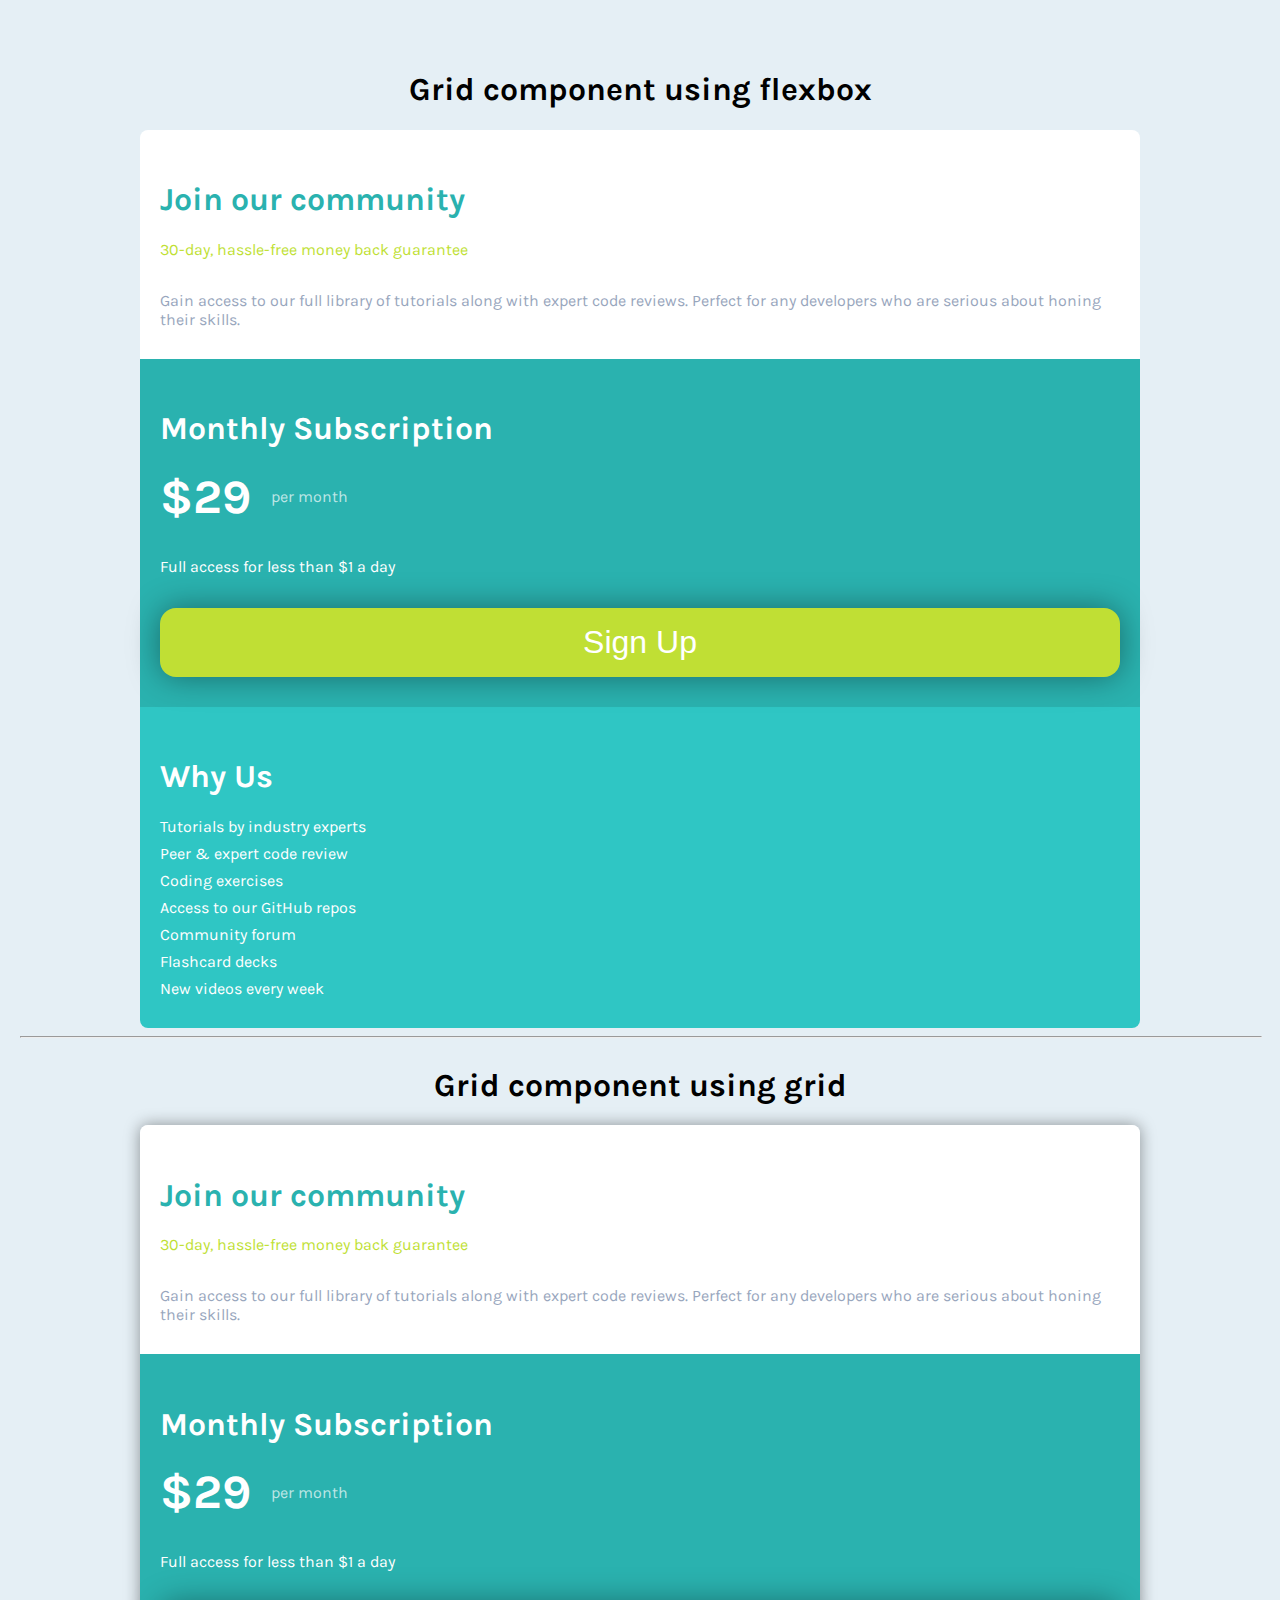
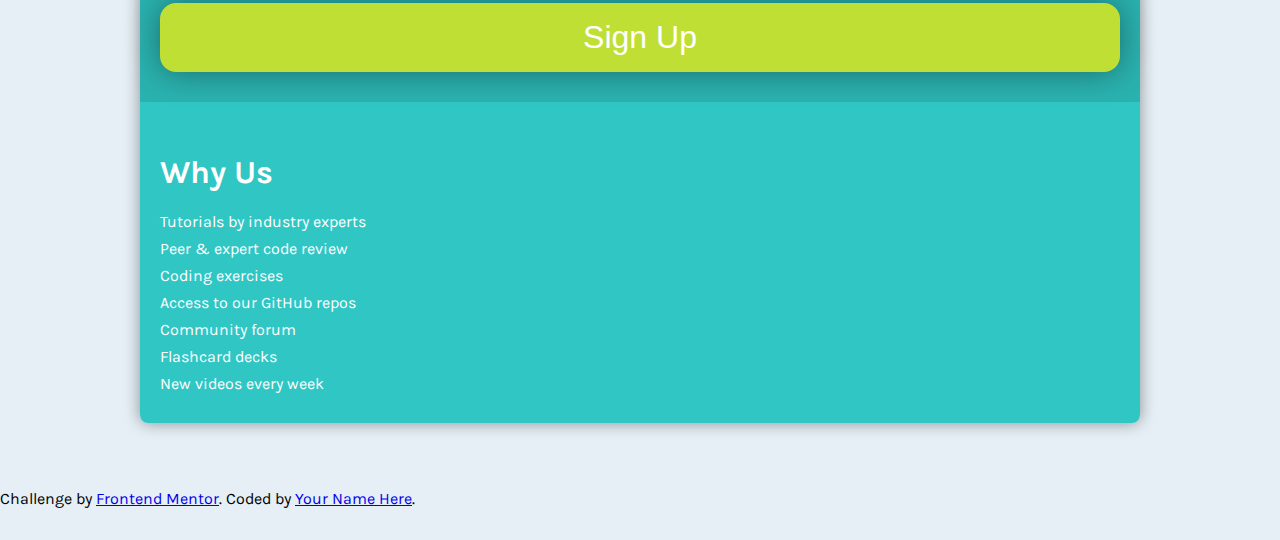
<file: 01/index.html>
<!DOCTYPE html>
<html lang="en">

<head>
  <meta charset="UTF-8">
  <meta name="viewport" content="width=device-width, initial-scale=1.0">
  <!-- displays site properly based on user's device -->

  <link rel="icon" type="image/png" sizes="32x32" href="./images/favicon-32x32.png">

  <title>Frontend Mentor | Single Price Grid Component</title>

  <link rel="stylesheet" href="main.css">
</head>

<body>
  <div class="container">
    <h1 class="leading title">Grid component using flexbox</h1>
    <div class="grid-component-flex">
      <div class="box-flex">
        <h1>Join our community</h1>

        <span>30-day, hassle-free money back guarantee</span>

        Gain access to our full library of tutorials along with expert code reviews.
        Perfect for any developers who are serious about honing their skills.
      </div>
      <div class="box-flex">
        <h1>Monthly Subscription</h1>

        <div class="price">
          <span>&dollar;29</span> per month
        </div>

        <p>Full access for less than &dollar;1 a day</p>

        <button>Sign Up</button>
      </div>
      <div class="box-flex">
        <h1>Why Us</h1>

        <ul>
          <li>Tutorials by industry experts</li>
          <li>Peer &amp; expert code review</li>
          <li>Coding exercises</li>
          <li>Access to our GitHub repos</li>
          <li>Community forum</li>
          <li>Flashcard decks</li>
          <li>New videos every week</li>
        </ul>
      </div>
    </div>
    <hr>
    <h1 class="leading title">Grid component using grid</h1>
    <div class="grid-component-grid">
      <div class="box-flex">
        <h1>Join our community</h1>

        <span>30-day, hassle-free money back guarantee</span>

        Gain access to our full library of tutorials along with expert code reviews.
        Perfect for any developers who are serious about honing their skills.
      </div>
      <div class="box-flex">
        <h1>Monthly Subscription</h1>

        <div class="price">
          <span>&dollar;29</span> per month
        </div>

        <p>Full access for less than &dollar;1 a day</p>

        <button>Sign Up</button>
      </div>
      <div class="box-flex">
        <h1>Why Us</h1>

        <ul>
          <li>Tutorials by industry experts</li>
          <li>Peer &amp; expert code review</li>
          <li>Coding exercises</li>
          <li>Access to our GitHub repos</li>
          <li>Community forum</li>
          <li>Flashcard decks</li>
          <li>New videos every week</li>
        </ul>
      </div>
    </div>
  </div>


  <footer>
    <p class="attribution">
      Challenge by <a href="https://www.frontendmentor.io?ref=challenge" target="_blank">Frontend Mentor</a>.
      Coded by <a href="#">Your Name Here</a>.
    </p>
  </footer>
</body>

</html>
</file>
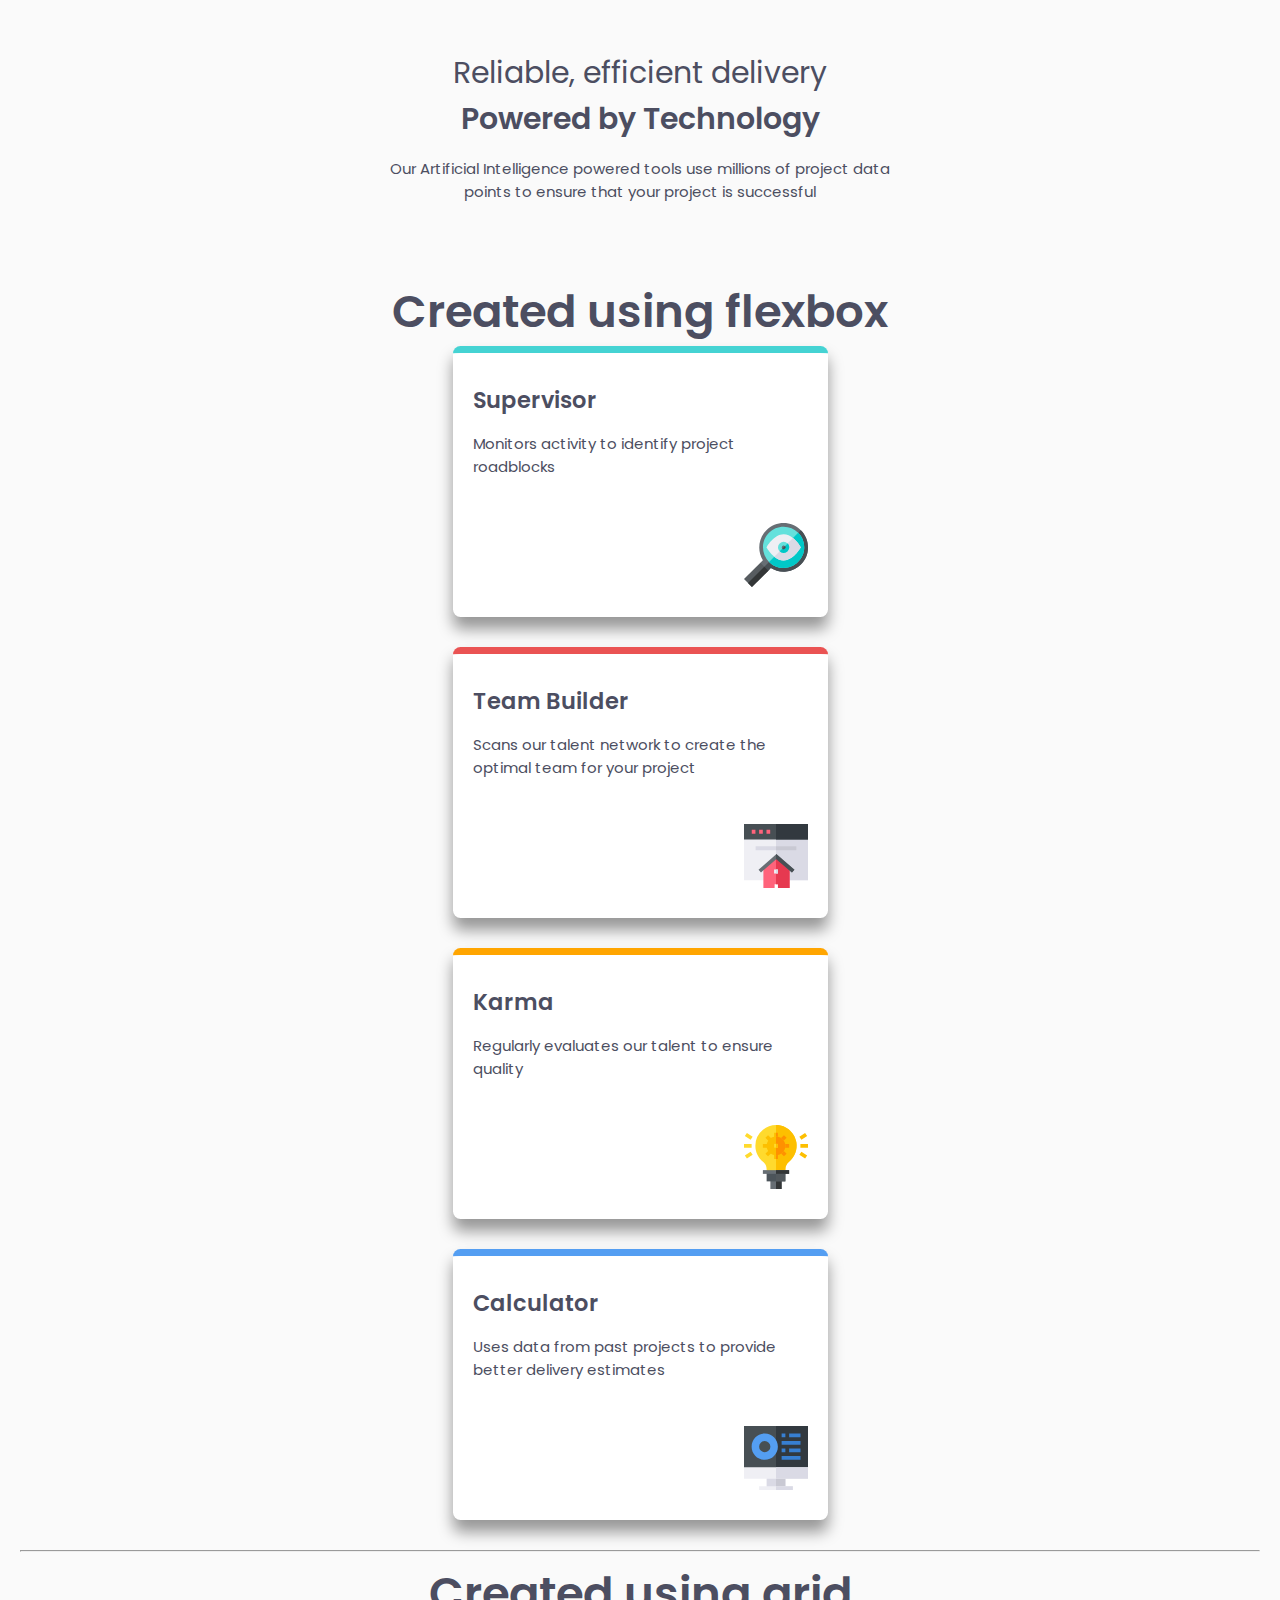
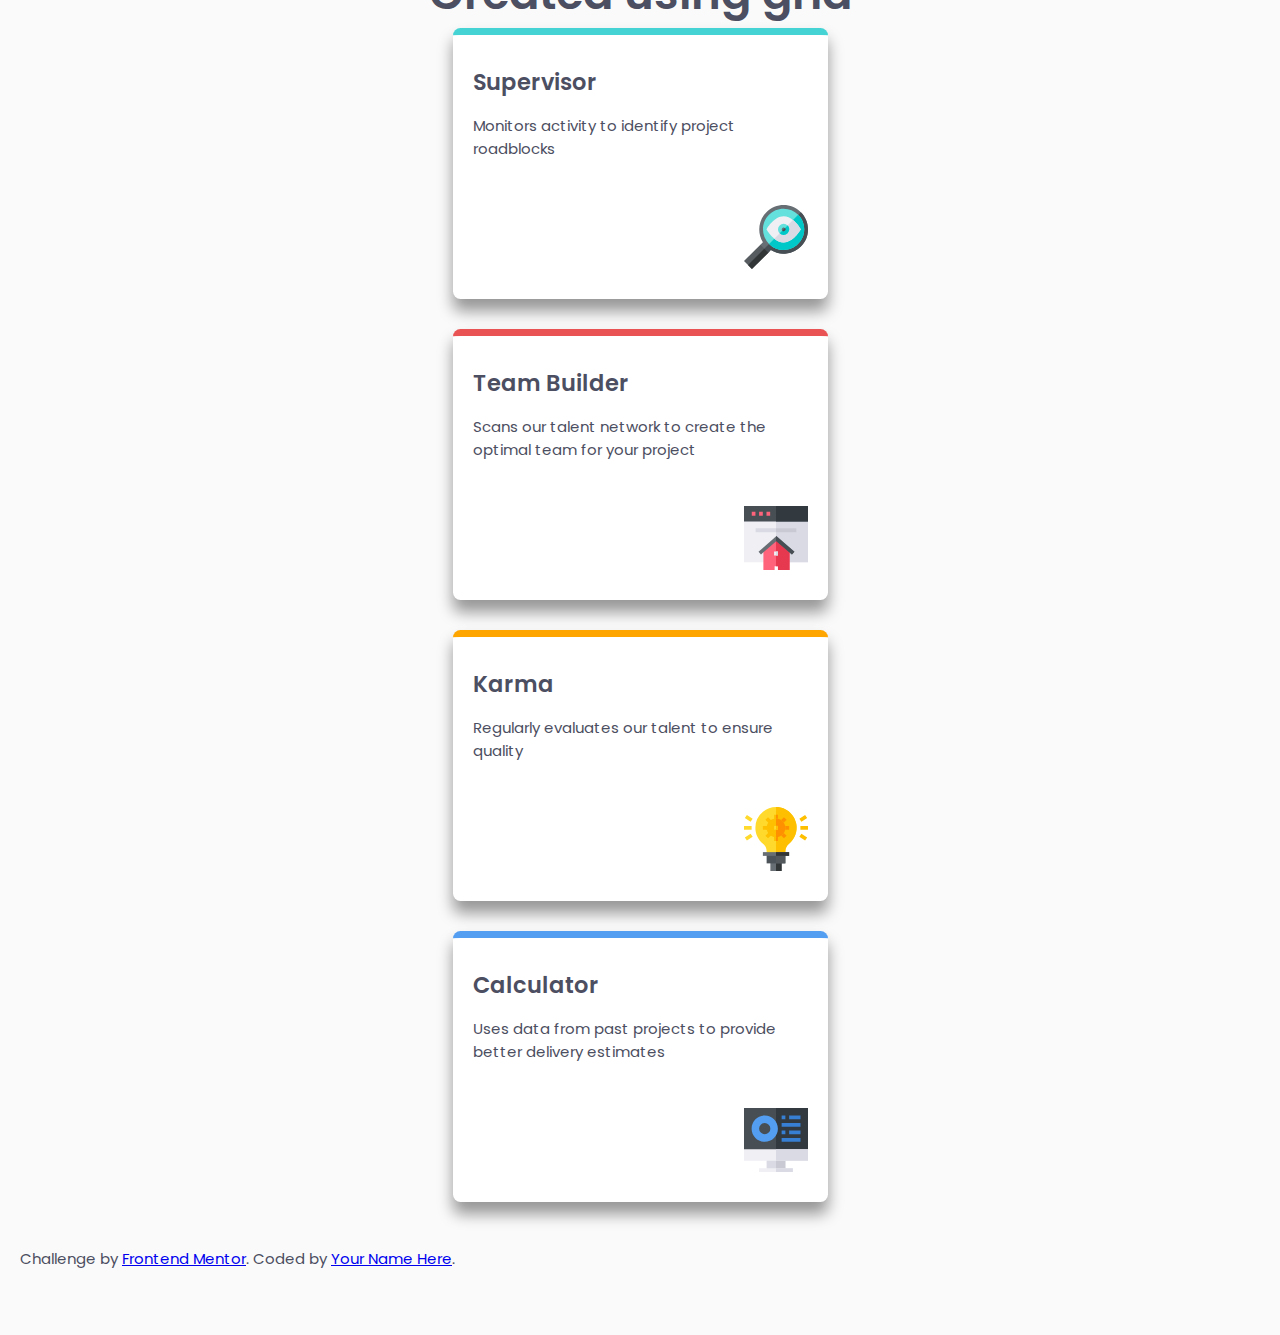
<file: 02/index.html>
<!DOCTYPE html>
<html lang="en">

<head>
  <meta charset="UTF-8">
  <meta name="viewport" content="width=device-width, initial-scale=1.0">
  <!-- displays site properly based on user's device -->

  <link rel="icon" type="image/png" sizes="32x32" href="./images/favicon-32x32.png">

  <title>Frontend Mentor | Four card feature section</title>

  <link rel="stylesheet" href="main.css">
</head>

<body>
  <div class="intro">
    <h1>Reliable, efficient delivery</h1>
    <h1 class="bold">Powered by Technology</h1>

    <p>Our Artificial Intelligence powered tools use millions of project data points
      to ensure that your project is successful</p>
  </div>

  <h1 class="lead-titile">Created using flexbox</h1>
  <div class="card-container-flex">
    <div class="card-column">
      <div class="card card--supervisor">
        <h2>Supervisor</h2>
        <p>Monitors activity to identify project roadblocks</p>
        <img src="./images/icon-supervisor.svg" alt="supervisor">
      </div>
    </div>
    <div class="card-column">
      <div class="card card--builder">
        <h2>Team Builder</h2>
        <p>Scans our talent network to create the optimal team for your project</p>
        <img src="./images/icon-team-builder.svg" alt="team builder">
      </div>
      <div class="card card--karma">
        <h2>Karma</h2>
        <p>Regularly evaluates our talent to ensure quality</p>
        <img src="./images/icon-karma.svg" alt="karma">
      </div>
    </div>
    <div class="card-column">
      <div class="card card--calculator">
        <h2>Calculator</h2>
        <p>Uses data from past projects to provide better delivery estimates</p>
        <img src="./images/icon-calculator.svg" alt="calculator">
      </div>
    </div>
  </div>
  <hr>
  <h1 class="lead-titile">Created using grid</h1>
  <div class="card-container-grid">
    <div class="card-column">
      <div class="card card--supervisor">
        <h2>Supervisor</h2>
        <p>Monitors activity to identify project roadblocks</p>
        <img src="./images/icon-supervisor.svg" alt="supervisor">
      </div>
    </div>
    <div class="card-column">
      <div class="card card--builder">
        <h2>Team Builder</h2>
        <p>Scans our talent network to create the optimal team for your project</p>
        <img src="./images/icon-team-builder.svg" alt="team builder">
      </div>
      <div class="card card--karma">
        <h2>Karma</h2>
        <p>Regularly evaluates our talent to ensure quality</p>
        <img src="./images/icon-karma.svg" alt="karma">
      </div>
    </div>
    <div class="card-column">
      <div class="card card--calculator">
        <h2>Calculator</h2>
        <p>Uses data from past projects to provide better delivery estimates</p>
        <img src="./images/icon-calculator.svg" alt="calculator">
      </div>
    </div>
  </div>

  <footer>
    <p class="attribution">
      Challenge by <a href="https://www.frontendmentor.io?ref=challenge" target="_blank">Frontend Mentor</a>.
      Coded by <a href="#">Your Name Here</a>.
    </p>
  </footer>
</body>

</html>
</file>
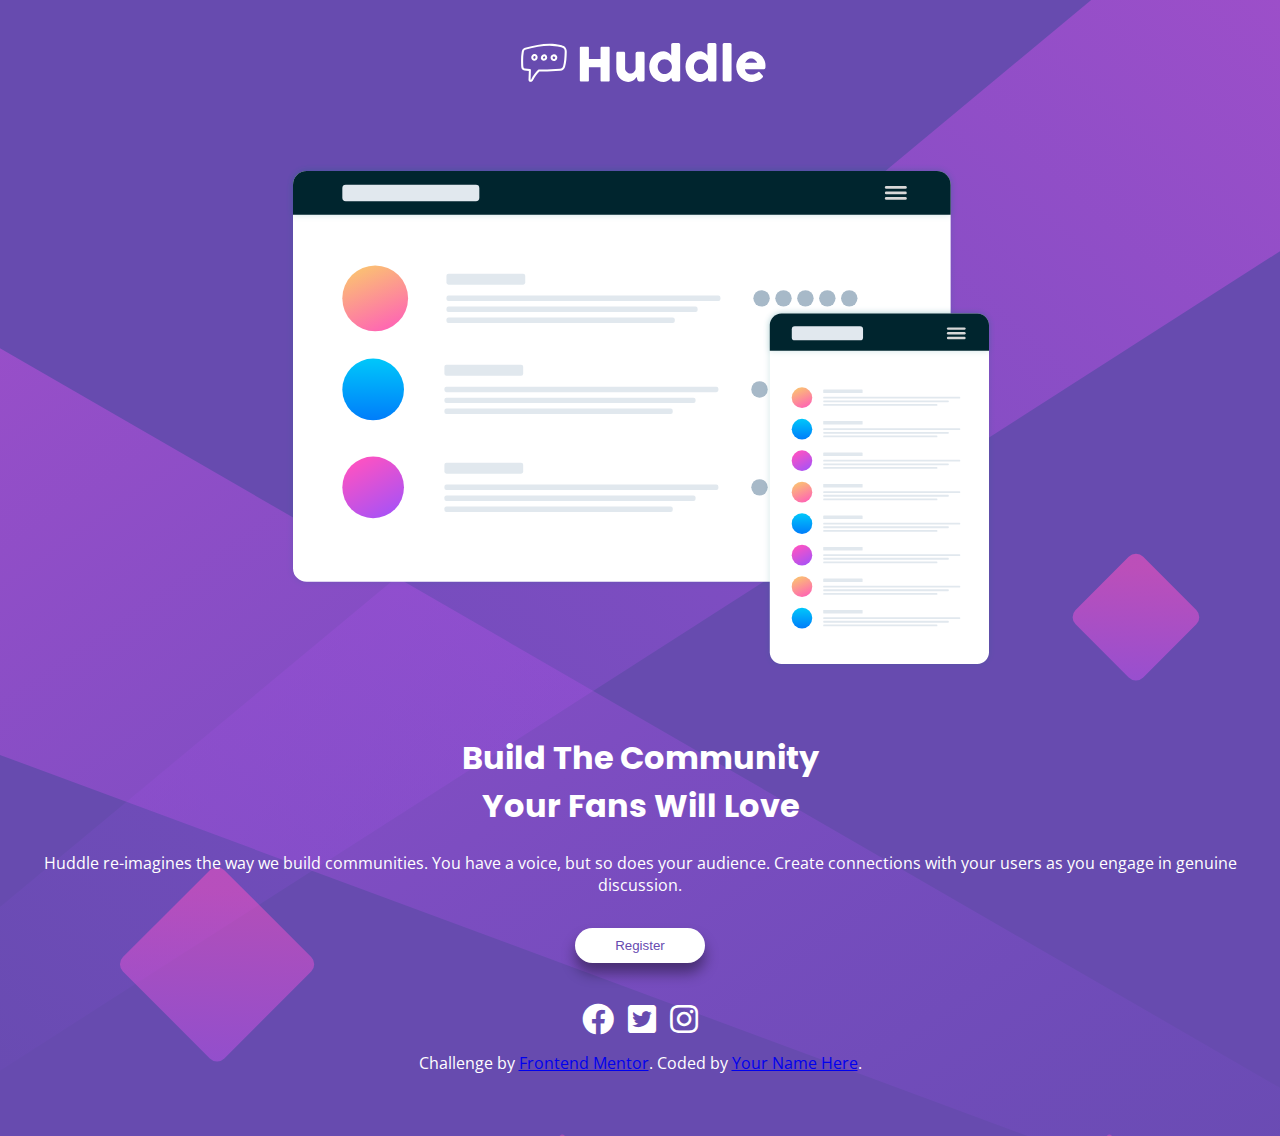
<file: 03/index.html>
<!DOCTYPE html>
<html lang="en">

<head>
  <meta charset="UTF-8">
  <meta name="viewport" content="width=device-width, initial-scale=1.0">
  <!-- displays site properly based on user's device -->

  <link rel="icon" type="image/png" sizes="32x32" href="./images/favicon-32x32.png">

  <title>Frontend Mentor | Huddle landing page with single introductory section</title>
  <link rel="stylesheet" href="./css/all.min.css">
  <link rel="stylesheet" href="main.css">
</head>

<body>
  <div class="logo">
    <img src="./images/logo.svg" alt="logo">
  </div>
  <div class="container">
    <div class="ilustration">
      <img src="./images/illustration-mockups.svg" alt="ilustration">
    </div>
    <div class="text">
      <h1>Build The Community<br> Your Fans Will Love</h1>

      <p>Huddle re-imagines the way we build communities. You have a voice, but so does your audience.
        Create connections with your users as you engage in genuine discussion. </p>

      <button>Register</button>

      <div class="social-icons">
        <a href="#"><i class="fab fa-facebook"></i></a>
        <a href="#"><i class="fab fa-twitter-square"></i></a>
        <a href="#"><i class="fab fa-instagram"></i></a>
      </div>
    </div>
  </div>


  <footer>
    <p class="attribution">
      Challenge by <a href="https://www.frontendmentor.io?ref=challenge" target="_blank">Frontend Mentor</a>.
      Coded by <a href="#">Your Name Here</a>.
    </p>
  </footer>
</body>

</html>
</file>
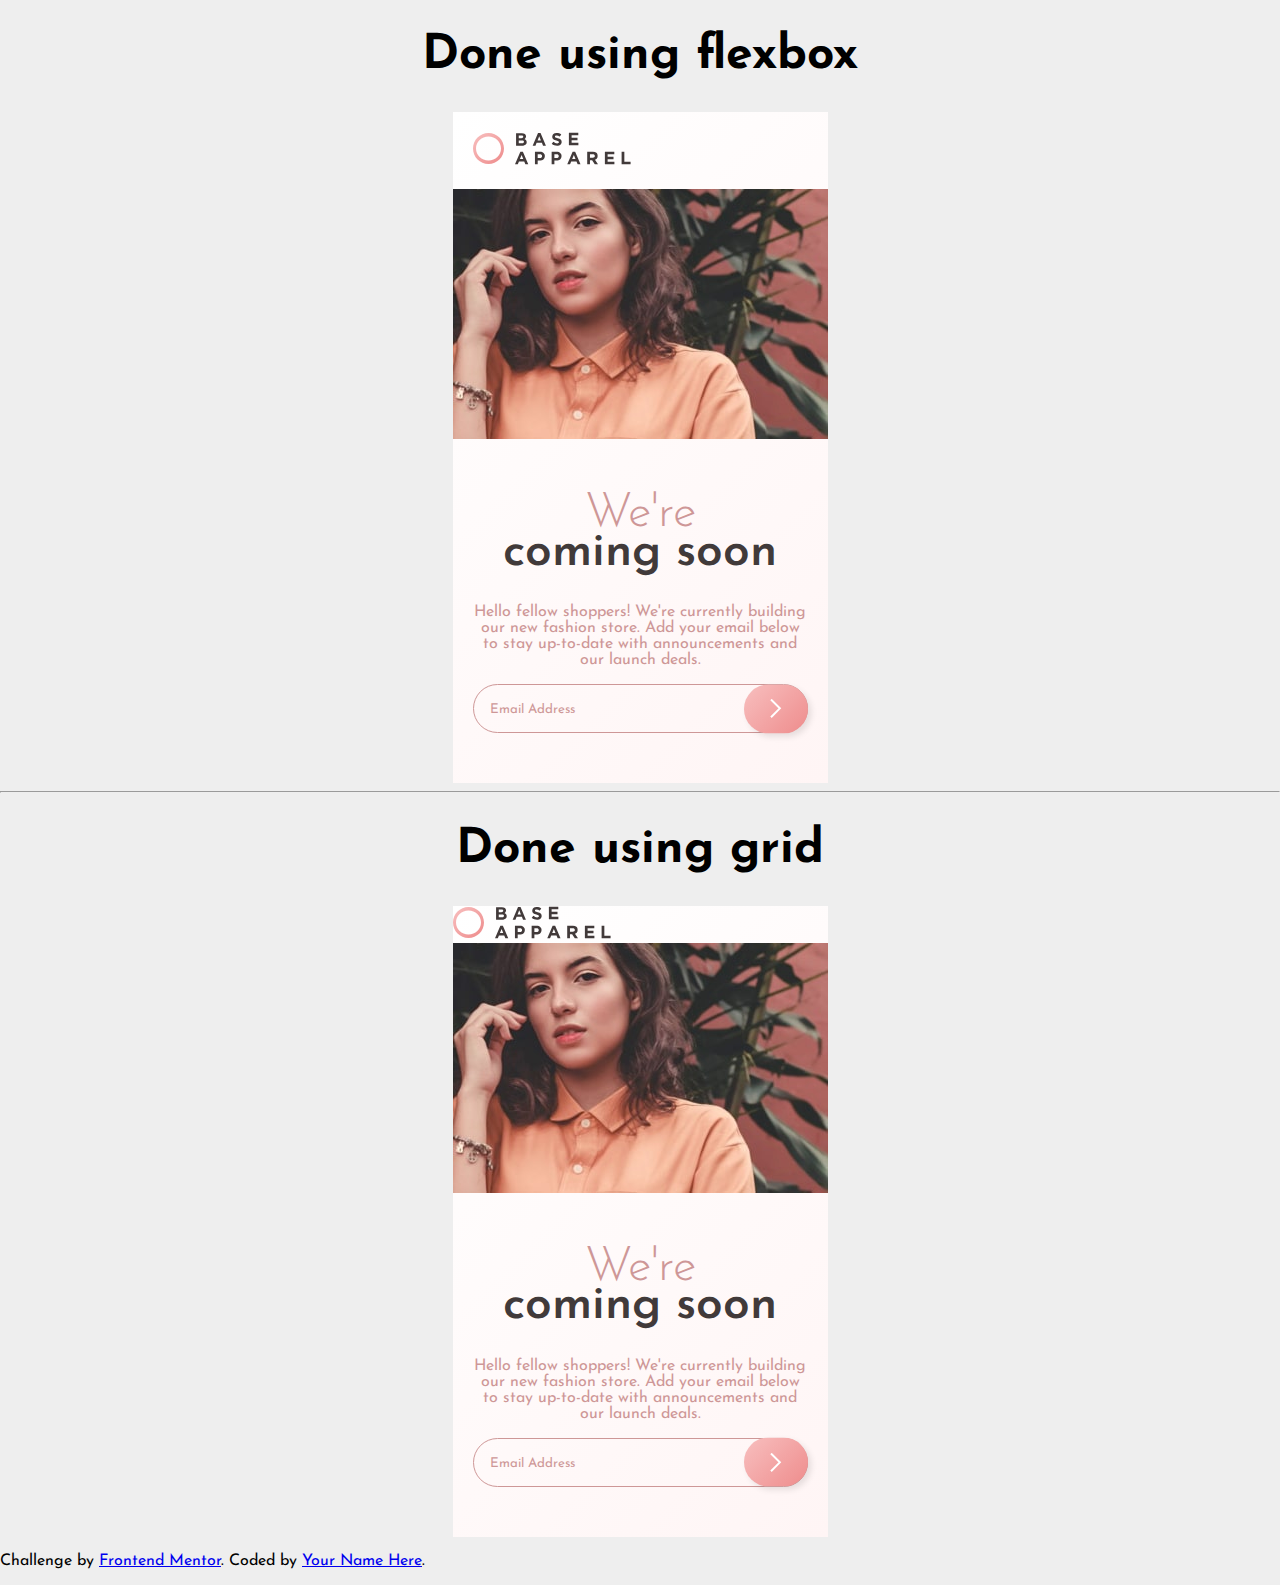
<file: 04/index.html>
<!DOCTYPE html>
<html lang="en">
<head>
  <meta charset="UTF-8">
  <meta name="viewport" content="width=device-width, initial-scale=1.0"> <!-- displays site properly based on user's device -->

  <link rel="icon" type="image/png" sizes="32x32" href="./images/favicon-32x32.png">
  
  <title>Frontend Mentor | Base Apparel coming soon page</title>

 <link rel="stylesheet" href="main.css">
</head>
<body>
  <h1 class="lead-title">Done using flexbox</h1>
  <div class="card card-flex">
    <div class="logo">
      <img src="./images/logo.svg" alt="logo">
    </div>
    <div class="image">
      <picture>
        <source srcset="./images/hero-desktop.jpg" media="(min-width: 1440px)" type="image/png">
        <img src="./images/hero-mobile.jpg" alt="hero">
      </picture>
    </div>
    <div class="text">
      <div class="logo">
        <img src="./images/logo.svg" alt="logo">
      </div>
      <h1>We're <span>coming soon</span></h1>
      <p> Hello fellow shoppers! We're currently building our new fashion store.
        Add your email below to stay up-to-date with announcements and our launch deals.</p>
      <form action="" method="POST" id="form" novalidate>
        <div class="input-field">
          <input type="email" name="email" id="email" placeholder="Email Address">
          <img src="./images/icon-error.svg" alt="error icon">
          <span>Please provide valid email!</span>
        </div>
        
        <button type="submit">
          <img src="./images/icon-arrow.svg" alt="submit button">
        </button>
      </form>
    </div>
  </div>
  
  <hr>
  <h1 class="lead-title">Done using grid</h1>
  <div class="card card-grid">
    <div class="logo">
      <img src="./images/logo.svg" alt="logo">
    </div>
    <div class="image">
      <picture>
        <source srcset="./images/hero-desktop.jpg" media="(min-width: 1440px)" type="image/png">
        <img src="./images/hero-mobile.jpg" alt="hero">
      </picture>
    </div>
    <div class="text">
      <h1>We're <span>coming soon</span></h1>
      <p> Hello fellow shoppers! We're currently building our new fashion store.
        Add your email below to stay up-to-date with announcements and our launch deals.</p>
      <form action="" method="POST" id="form" novalidate>
        <div class="input-field">
          <input type="email" name="email" id="email" placeholder="Email Address">
          <img src="./images/icon-error.svg" alt="error icon">
          <span>Please provide valid email!</span>
        </div>

        <button type="submit">
          <img src="./images/icon-arrow.svg" alt="submit button">
        </button>
      </form>
    </div>
  </div>

  
  
  <footer>
    <p class="attribution">
      Challenge by <a href="https://www.frontendmentor.io?ref=challenge" target="_blank">Frontend Mentor</a>. 
      Coded by <a href="#">Your Name Here</a>.
    </p>
  </footer>

  <script src="validate.js"></script>
</body>
</html>
</file>
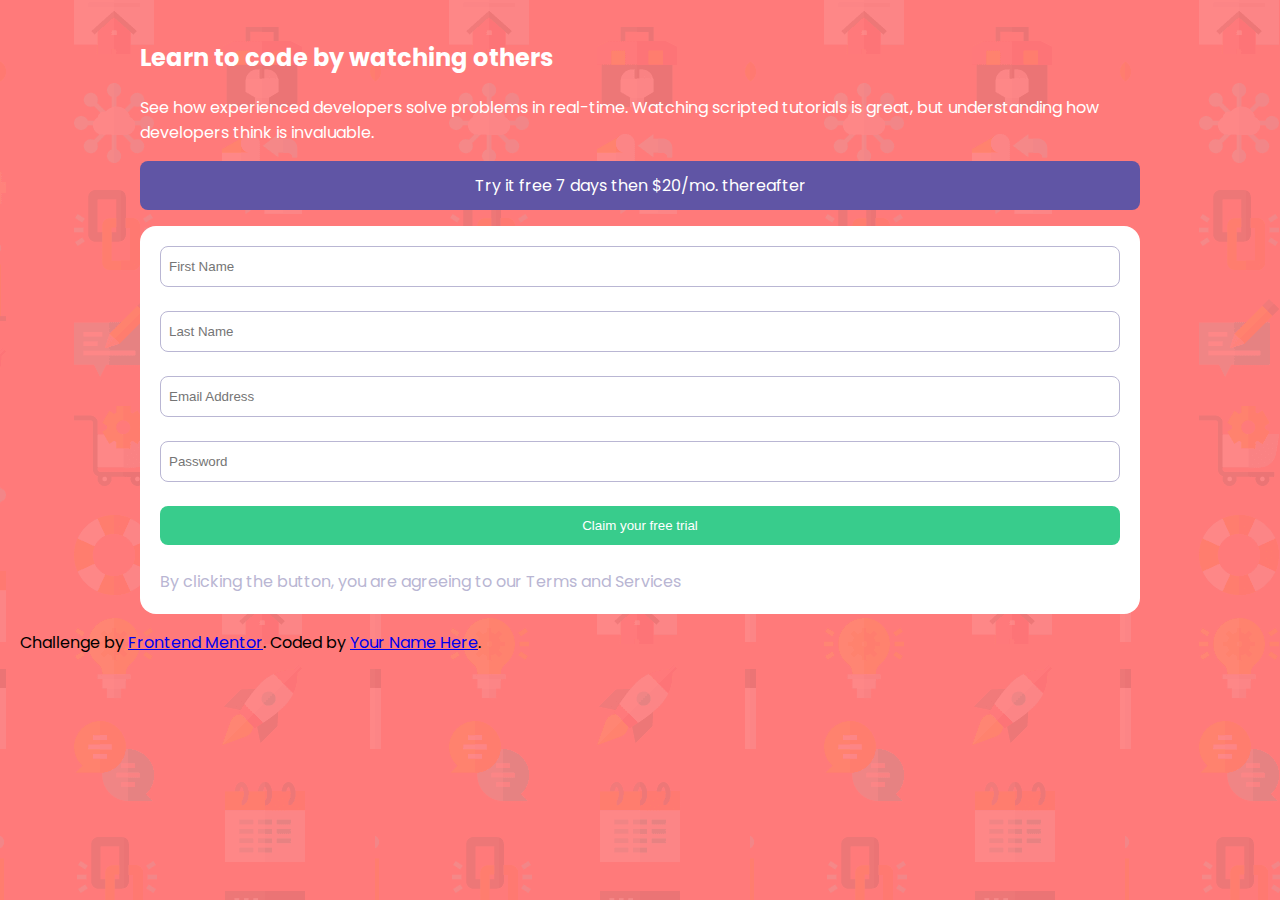
<file: 05/index.html>
<!DOCTYPE html>
<html lang="en">
<head>
  <meta charset="UTF-8">
  <meta name="viewport" content="width=device-width, initial-scale=1.0"> <!-- displays site properly based on user's device -->

  <link rel="icon" type="image/png" sizes="32x32" href="./images/favicon-32x32.png">
  
  <title>Frontend Mentor | Intro component with sign up form</title>

  <link rel="stylesheet" href="main.css">
</head>
<body>
  <div class="sign-in">
    <div class="box">
      <h2>Learn to code by watching others</h2>
      <p>See how experienced developers solve problems in real-time. Watching scripted tutorials is great,
        but understanding how developers think is invaluable. </p>
    </div>
    <div class="box">
      <span>Try it free 7 days then $20/mo. thereafter</span>
      <form action="" method="POST" novalidate autocomplete="off" id="sign-form">
        <div class="form-row">
          <input type="text" name="name" placeholder="First Name">
          <img src="./images/icon-error.svg" alt="error">
          <div class="error-msg">error</div>
        </div>
        <div class="form-row">
          <input type="text" name="lastname" placeholder="Last Name">
          <img src="./images/icon-error.svg" alt="error">
          <div class="error-msg">error</div>
        </div>
        <div class="form-row">
          <input type="email" name="email" placeholder="Email Address">
          <img src="./images/icon-error.svg" alt="error">
          <div class="error-msg">error</div>
        </div>
        <div class="form-row">
          <input type="password" name="password" placeholder="Password">
          <img src="./images/icon-error.svg" alt="error">
          <div class="error-msg">error</div>
        </div>
        <div class="form-row">
          <button type="submit">Claim your free trial</button>
        </div>
        <span>By clicking the button, you are agreeing to our Terms and Services</span>
      </form>
    </div>
  </div>

  
  
  <footer>
    <p class="attribution">
      Challenge by <a href="https://www.frontendmentor.io?ref=challenge" target="_blank">Frontend Mentor</a>. 
      Coded by <a href="#">Your Name Here</a>.
    </p>
  </footer>

  <script src="validate.js"></script>
</body>
</html>
</file>
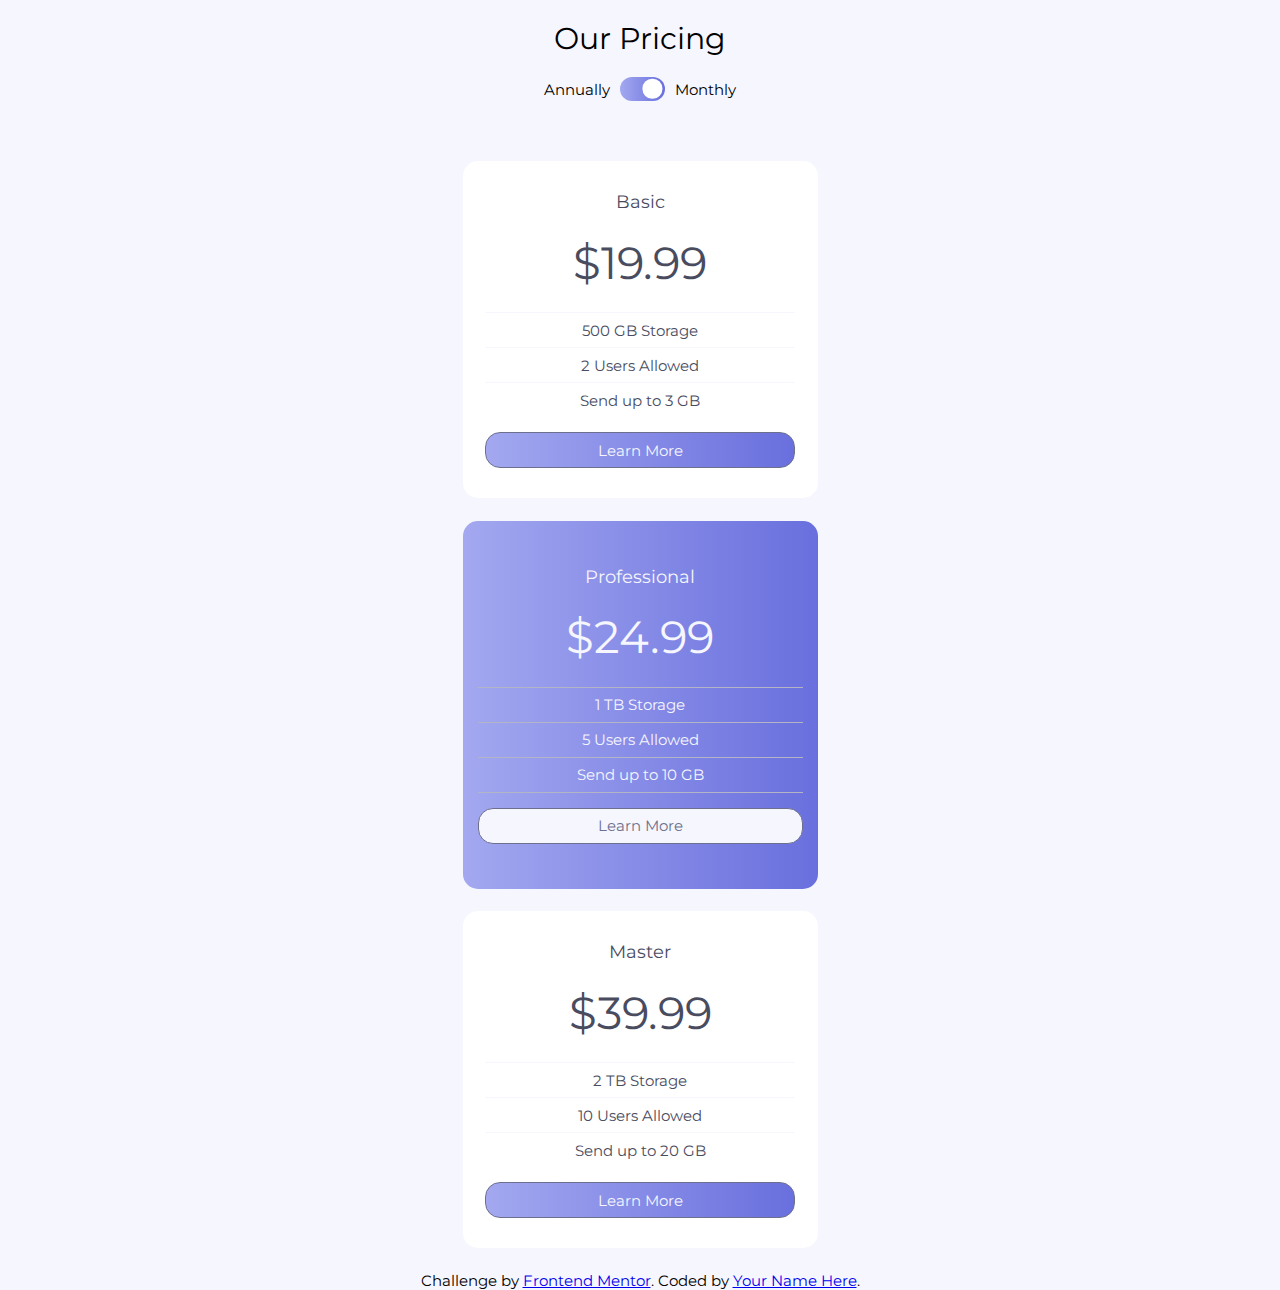
<file: 06/index.html>
<!DOCTYPE html>
<html lang="en">
<head>
  <meta charset="UTF-8">
  <meta name="viewport" content="width=device-width, initial-scale=1.0"> <!-- displays site properly based on user's device -->

  <link rel="icon" type="image/png" sizes="32x32" href="./images/favicon-32x32.png">
  
  <title>Frontend Mentor | [Challenge Name Here]</title>

  <link rel="stylesheet" href="main.css">
</head>
<body>
  <h1>Our Pricing</h1>
  <div class="switch">
    <span>Annually</span>
    <label for="price_switch">
      <input type="checkbox" id="price_switch" name="switch">
      <span></span>
    </label>
    <span>Monthly</span>
  </div>

  <div class="pricing-overview">
    <div class="card">
      <h3>Basic</h3>
      <span class="price" data-annual="199.99" data-month="19.99">&dollar;19.99</span>
      <!-- &dollar;199.99 -->
      <span class="storage">500 GB Storage</span>
      <span class="users">2 Users Allowed</span>
      <span class="bandwidth">Send up to 3 GB</span>
      <a href="#" class="btn">Learn More</a>
    </div>
    <div class="card highlighted">
      <h3>Professional</h3>
      <span class="price" data-annual="249.99" data-month="24.99">&dollar;24.99</span>
      <!-- &dollar;249.99 -->
      <span class="storage">1 TB Storage</span>
      <span class="users">5 Users Allowed</span>
      <span class="bandwidth">Send up to 10 GB</span>
      <a href="#" class="btn">Learn More</a>
    </div>
    <div class="card">
      <h3>Master</h3>
      <span class="price" data-annual="399.99" data-month="39.99">&dollar;39.99</span>
      <!-- &dollar;399.99 -->
      <span class="storage">2 TB Storage</span>
      <span class="users">10 Users Allowed</span>
      <span class="bandwidth">Send up to 20 GB</span>
      <a href="#" class="btn">Learn More</a>
    </div>
  </div>
  
  <div class="attribution">
    Challenge by <a href="https://www.frontendmentor.io?ref=challenge" target="_blank">Frontend Mentor</a>. 
    Coded by <a href="#">Your Name Here</a>.
  </div>

  <script src="functions.js"></script>
</body>
</html>
</file>
<file: 01/main.css>
@import url("https://fonts.googleapis.com/css2?family=Karla:wght@400;700&display=swap");
html,
body {
  padding: 0;
  margin: 0;
  font-size: 16px;
  font-family: 'Karla', sans-serif;
  background-color: #e5eff5;
}

p {
  margin-bottom: 2em;
}

ul, li {
  padding: 0;
  margin: 0;
  list-style-type: none;
}

li {
  margin-bottom: .5em;
}

li:last-of-type {
  margin-bottom: 0;
}

hr {
  width: 100%;
}

.leading-title {
  font-size: 2em;
}

.container {
  padding: 50px 20px;
  display: -webkit-box;
  display: -ms-flexbox;
  display: flex;
  -webkit-box-align: center;
      -ms-flex-align: center;
          align-items: center;
  -webkit-box-orient: vertical;
  -webkit-box-direction: normal;
      -ms-flex-direction: column;
          flex-direction: column;
}

.grid-component-flex {
  max-width: 1000px;
}

@media (min-width: 1440px) {
  .grid-component-flex {
    display: -webkit-box;
    display: -ms-flexbox;
    display: flex;
    -ms-flex-wrap: wrap;
        flex-wrap: wrap;
  }
}

.grid-component-flex .box-flex {
  padding: 30px 20px;
}

@media (min-width: 1440px) {
  .grid-component-flex .box-flex {
    padding: 50px;
  }
}

.grid-component-flex .box-flex:first-of-type {
  color: #98a6bd;
  background-color: #fff;
  border-radius: .5em .5em 0 0;
}

@media (min-width: 1440px) {
  .grid-component-flex .box-flex:first-of-type {
    -webkit-box-flex: 0;
        -ms-flex: 0 1 100%;
            flex: 0 1 100%;
  }
}

.grid-component-flex .box-flex:first-of-type h1 {
  color: #2ab2af;
}

.grid-component-flex .box-flex:first-of-type span {
  color: #c0df34;
  display: block;
  margin-bottom: 2em;
}

.grid-component-flex .box-flex:nth-of-type(2), .grid-component-flex .box-flex:last-of-type {
  color: #fff;
}

@media (min-width: 1440px) {
  .grid-component-flex .box-flex:nth-of-type(2), .grid-component-flex .box-flex:last-of-type {
    -webkit-box-flex: 1;
        -ms-flex: 1;
            flex: 1;
  }
}

.grid-component-flex .box-flex:nth-of-type(2) {
  background-color: #2ab2af;
}

@media (min-width: 1440px) {
  .grid-component-flex .box-flex:nth-of-type(2) {
    border-radius: 0 0 0 .5em;
  }
}

.grid-component-flex .box-flex:nth-of-type(2) .price {
  display: -webkit-box;
  display: -ms-flexbox;
  display: flex;
  -webkit-box-align: center;
      -ms-flex-align: center;
          align-items: center;
  color: rgba(255, 255, 255, 0.7);
  margin-bottom: 2em;
}

.grid-component-flex .box-flex:nth-of-type(2) .price span {
  font-weight: 700;
  font-size: 3em;
  margin-right: 20px;
  color: #fff;
}

.grid-component-flex .box-flex:nth-of-type(2) button {
  cursor: pointer;
  background-color: #c0df34;
  display: inline-block;
  margin: 0 auto;
  border: none;
  font-size: 2em;
  width: 100%;
  border-radius: .5em;
  color: #fff;
  padding: .5em;
  text-align: center;
  -webkit-transition: background-color .2s;
  transition: background-color .2s;
  -webkit-box-shadow: 0 0 1em rgba(0, 0, 0, 0.4);
          box-shadow: 0 0 1em rgba(0, 0, 0, 0.4);
}

.grid-component-flex .box-flex:nth-of-type(2) button:hover {
  background-color: #b7d822;
}

.grid-component-flex .box-flex:last-of-type {
  background-color: #2fc6c4;
  border-radius: 0 0 .5em .5em;
}

@media (min-width: 1440px) {
  .grid-component-flex .box-flex:last-of-type {
    border-radius: 0 0 .5em 0;
  }
}

.grid-component-grid {
  max-width: 1000px;
  border-radius: .5em;
  -webkit-box-shadow: 0 0 1em rgba(0, 0, 0, 0.4);
          box-shadow: 0 0 1em rgba(0, 0, 0, 0.4);
}

@media (min-width: 1440px) {
  .grid-component-grid {
    display: -ms-grid;
    display: grid;
    -ms-grid-columns: (1fr)[2];
        grid-template-columns: repeat(2, 1fr);
  }
}

.grid-component-grid .box-flex {
  padding: 30px 20px;
}

@media (min-width: 1440px) {
  .grid-component-grid .box-flex {
    padding: 50px;
  }
}

.grid-component-grid .box-flex:first-of-type {
  color: #98a6bd;
  background-color: #fff;
  border-radius: .5em .5em 0 0;
}

@media (min-width: 1440px) {
  .grid-component-grid .box-flex:first-of-type {
    grid-column: 1 / -1;
  }
}

.grid-component-grid .box-flex:first-of-type h1 {
  color: #2ab2af;
}

.grid-component-grid .box-flex:first-of-type span {
  color: #c0df34;
  display: block;
  margin-bottom: 2em;
}

.grid-component-grid .box-flex:nth-of-type(2), .grid-component-grid .box-flex:last-of-type {
  color: #fff;
}

.grid-component-grid .box-flex:nth-of-type(2) {
  background-color: #2ab2af;
}

@media (min-width: 1440px) {
  .grid-component-grid .box-flex:nth-of-type(2) {
    border-radius: 0 0 0 .5em;
  }
}

.grid-component-grid .box-flex:nth-of-type(2) .price {
  display: -webkit-box;
  display: -ms-flexbox;
  display: flex;
  -webkit-box-align: center;
      -ms-flex-align: center;
          align-items: center;
  color: rgba(255, 255, 255, 0.7);
  margin-bottom: 2em;
}

.grid-component-grid .box-flex:nth-of-type(2) .price span {
  font-weight: 700;
  font-size: 3em;
  margin-right: 20px;
  color: #fff;
}

.grid-component-grid .box-flex:nth-of-type(2) button {
  cursor: pointer;
  background-color: #c0df34;
  display: inline-block;
  margin: 0 auto;
  border: none;
  font-size: 2em;
  width: 100%;
  border-radius: .5em;
  color: #fff;
  padding: .5em;
  text-align: center;
  -webkit-transition: background-color .2s;
  transition: background-color .2s;
  -webkit-box-shadow: 0 0 1em rgba(0, 0, 0, 0.4);
          box-shadow: 0 0 1em rgba(0, 0, 0, 0.4);
}

.grid-component-grid .box-flex:nth-of-type(2) button:hover {
  background-color: #b7d822;
}

.grid-component-grid .box-flex:last-of-type {
  background-color: #2fc6c4;
  border-radius: 0 0 .5em .5em;
}

@media (min-width: 1440px) {
  .grid-component-grid .box-flex:last-of-type {
    border-radius: 0 0 .5em 0;
  }
}
/*# sourceMappingURL=main.css.map */
</file>
<file: 02/main.css>
@import url("https://fonts.googleapis.com/css2?family=Poppins:wght@100;400;600&display=swap");
html, body {
  padding: 0;
  margin: 0;
}

body {
  font-family: 'Poppins', sans-serif;
  font-size: 15px;
  padding: 50px 20px;
  background-color: #fafafa;
  color: #4c4e61;
}

h1, h2 {
  font-weight: normal;
  margin: 0;
}

.lead-titile {
  font-size: 3em;
  font-weight: 600;
  text-align: center;
}

.thin {
  font-weight: 100;
}

.bold {
  font-weight: 600;
}

.intro {
  max-width: 500px;
  margin: 0 auto 5em;
  text-align: center;
}

.card {
  max-width: 375px;
  padding: 30px 20px;
  border-radius: .5em;
  background-color: #fff;
  margin-bottom: 2em;
  -webkit-box-shadow: 0 0.75em 1em rgba(0, 0, 0, 0.4);
          box-shadow: 0 0.75em 1em rgba(0, 0, 0, 0.4);
  border-top: .5em solid;
}

@media (min-width: 1440px) {
  .card {
    margin-bottom: 3em;
    max-width: none;
  }
}

.card--supervisor {
  border-color: #45d3d3;
}

.card--builder {
  border-color: #ea5353;
}

.card--karma {
  border-color: orange;
}

.card--calculator {
  border-color: #549ef2;
}

.card h2 {
  font-weight: 600;
}

.card p {
  margin-bottom: 3em;
}

.card img {
  display: block;
  margin-left: auto;
}

.card-container-flex {
  max-width: 375px;
  margin: 0  auto;
}

@media (min-width: 1440px) {
  .card-container-flex {
    max-width: 1440px;
    display: -webkit-box;
    display: -ms-flexbox;
    display: flex;
    -webkit-box-pack: justify;
        -ms-flex-pack: justify;
            justify-content: space-between;
    -webkit-box-align: center;
        -ms-flex-align: center;
            align-items: center;
  }
}

@media (min-width: 1440px) {
  .card-container-flex .card-column {
    -webkit-box-flex: 1;
        -ms-flex: 1;
            flex: 1;
    max-width: calc(100% / 3 - 2em);
  }
}

.card-container-grid {
  max-width: 375px;
  margin: 0 auto;
}

@media (min-width: 1440px) {
  .card-container-grid {
    max-width: 1440px;
    display: -ms-grid;
    display: grid;
    -ms-grid-columns: (1fr)[3];
        grid-template-columns: repeat(3, 1fr);
    gap: 3em;
  }
}

.card-container-grid .card-column:first-of-type, .card-container-grid .card-column:last-of-type {
  display: -webkit-box;
  display: -ms-flexbox;
  display: flex;
  -webkit-box-align: center;
      -ms-flex-align: center;
          align-items: center;
}

.card-container-grid .card-column:first-of-type .card, .card-container-grid .card-column:last-of-type .card {
  -webkit-box-flex: 1;
      -ms-flex: 1;
          flex: 1;
}
/*# sourceMappingURL=main.css.map */
</file>
<file: 03/main.css>
@import url("https://fonts.googleapis.com/css2?family=Open+Sans&family=Poppins:wght@400;700&display=swap");
html, body {
  padding: 0;
  margin: 0;
}

body {
  font-family: 'Open Sans', sans-serif;
  background-image: url("./images/bg-mobile.svg");
  background-repeat: no-repeat;
  background-color: #674baf;
  background-position: center top;
  background-size: 100%;
  color: #fff;
  padding: 30px 20px;
  text-align: center;
}

@media (min-width: 1440px) {
  body {
    background-image: url("./images/bg-desktop.svg");
    text-align: left;
    padding: 80px;
  }
}

h1, h2 {
  font-family: 'Poppins', sans-serif;
  font-weight: 700;
}

p {
  margin-bottom: 2em;
}

.fab {
  color: #fff;
  font-size: 2em;
}

.logo {
  margin-bottom: 4em;
}

.ilustration {
  margin-bottom: 4em;
}

@media (min-width: 1440px) {
  .ilustration {
    -webkit-box-flex: 0;
        -ms-flex: 0 0 50%;
            flex: 0 0 50%;
    margin-right: 3em;
  }
}

.ilustration img {
  max-width: 100%;
  height: auto;
  display: block;
  margin: 0 auto;
}

@media (min-width: 1440px) {
  .ilustration img {
    margin: 0;
    width: 100%;
  }
}

@media (min-width: 1440px) {
  .text {
    margin-top: 3em;
    display: -webkit-box;
    display: -ms-flexbox;
    display: flex;
    -webkit-box-orient: vertical;
    -webkit-box-direction: normal;
        -ms-flex-direction: column;
            flex-direction: column;
  }
}

@media (min-width: 1440px) {
  .container {
    display: -webkit-box;
    display: -ms-flexbox;
    display: flex;
  }
}

button {
  background-color: #fff;
  border: none;
  margin-bottom: 3em;
  display: inline-block;
  padding: .75em 3em;
  border-radius: 50px;
  color: #674baf;
  -webkit-box-shadow: 0 0.75em 1em rgba(0, 0, 0, 0.4);
          box-shadow: 0 0.75em 1em rgba(0, 0, 0, 0.4);
  -ms-flex-item-align: start;
      align-self: flex-start;
}

@media (min-width: 1440px) {
  .social-icons {
    margin: auto 0 0 auto;
  }
}

.social-icons a {
  display: inline-block;
  margin: 0 5px;
}
/*# sourceMappingURL=main.css.map */
</file>
<file: 04/main.css>
@import url("https://fonts.googleapis.com/css2?family=Josefin+Sans:wght@300;400;600&display=swap");
html, body {
  padding: 0;
  margin: 0;
  min-height: 100%;
}

body {
  font-family: 'Josefin Sans', sans-serif;
  background-color: #eee;
}

img {
  max-width: 100%;
  height: auto;
}

.lead-title {
  font-size: 3em;
  text-align: center;
}

.card {
  background-image: linear-gradient(135deg, white, #fff5f5);
  max-width: 375px;
  margin: 0 auto;
}

@media (min-width: 1440px) {
  .card {
    max-width: 1200px;
  }
}

@media (min-width: 1440px) {
  .card-flex {
    display: -webkit-box;
    display: -ms-flexbox;
    display: flex;
  }
}

.card-flex > .logo {
  padding: 20px;
}

@media (min-width: 1440px) {
  .card-flex > .logo {
    display: none;
  }
}

@media (min-width: 1440px) {
  .card-flex .text {
    -webkit-box-ordinal-group: 0;
        -ms-flex-order: -1;
            order: -1;
    text-align: left;
    padding: 80px 100px;
    display: -webkit-box;
    display: -ms-flexbox;
    display: flex;
    -webkit-box-orient: vertical;
    -webkit-box-direction: normal;
        -ms-flex-direction: column;
            flex-direction: column;
  }
}

@media (min-width: 1440px) {
  .card-flex .text .logo {
    display: block;
  }
}

@media (min-width: 1440px) {
  .card-flex .image {
    -webkit-box-flex: 0;
        -ms-flex: 0 0 50%;
            flex: 0 0 50%;
  }
}

.card-flex .image img {
  height: 100%;
  width: 100%;
  -o-object-fit: cover;
     object-fit: cover;
}

@media (min-width: 1440px) {
  .card-grid {
    display: -ms-grid;
    display: grid;
    -ms-grid-columns: (1fr)[2];
        grid-template-columns: repeat(2, 1fr);
        grid-template-areas: "logo image" "text image";
  }
  .card-grid .logo {
    -ms-grid-row: 1;
    -ms-grid-column: 1;
    grid-area: logo;
    padding: 80px 100px 0;
  }
  .card-grid .image {
    -ms-grid-row: 1;
    -ms-grid-row-span: 2;
    -ms-grid-column: 2;
    grid-area: image;
  }
  .card-grid .text {
    -ms-grid-row: 2;
    -ms-grid-column: 1;
    grid-area: text;
    text-align: left;
    padding: 0 100px 80px;
  }
  .card-grid .text h1 {
    margin-top: 0;
  }
}

.text {
  padding: 20px 20px 50px;
  text-align: center;
  color: #ce9797;
}

.text .logo {
  display: none;
}

.text h1 {
  color: #ce9797;
  font-size: 3em;
  font-weight: 300;
  line-height: .8;
}

@media (min-width: 1440px) {
  .text h1 {
    font-size: 5em;
    margin-top: 1em;
  }
}

.text h1 span {
  color: #413a3a;
  display: block;
  font-weight: 600;
}

.text form {
  position: relative;
}

.text .input-field {
  position: relative;
}

.text .input-field img, .text .input-field span {
  position: absolute;
  display: none;
}

.text .input-field img {
  top: 50%;
  right: 4.25rem;
  -webkit-transform: translateY(-50%);
          transform: translateY(-50%);
}

.text .input-field span {
  top: 100%;
  left: 0;
  width: 100%;
  text-align: left;
  padding-top: .75rem;
  padding-left: 1rem;
  color: #f96262;
}

.text .input-field.error img, .text .input-field.error span {
  display: block;
}

.text .input-field.error input {
  border-color: #f96262;
}

.text input {
  background-color: transparent;
  -webkit-appearance: none;
  -moz-appearance: none;
  appearance: none;
  border: 1px solid #ce9797;
  -webkit-box-sizing: border-box;
          box-sizing: border-box;
  width: 100%;
  padding: 1rem 6rem 1rem 1rem;
  border-radius: 2rem;
  -webkit-transition: border-color .3s;
  transition: border-color .3s;
}

.text input::-webkit-input-placeholder {
  color: #ce9797;
  font-family: 'Josefin Sans';
}

.text input:-ms-input-placeholder {
  color: #ce9797;
  font-family: 'Josefin Sans';
}

.text input::-ms-input-placeholder {
  color: #ce9797;
  font-family: 'Josefin Sans';
}

.text input::placeholder {
  color: #ce9797;
  font-family: 'Josefin Sans';
}

.text button {
  position: absolute;
  top: 50%;
  right: 0;
  -webkit-transform: translateY(-50%);
          transform: translateY(-50%);
  background-image: linear-gradient(135deg, #f8bfbf, #ee8c8c);
  border: none;
  height: 100%;
  width: 4rem;
  border-radius: 2rem;
  -webkit-box-shadow: 0.25em 0.25em 0.5em rgba(0, 0, 0, 0.1);
          box-shadow: 0.25em 0.25em 0.5em rgba(0, 0, 0, 0.1);
  padding: 0;
  display: -webkit-box;
  display: -ms-flexbox;
  display: flex;
  -webkit-box-pack: center;
      -ms-flex-pack: center;
          justify-content: center;
  -webkit-box-align: center;
      -ms-flex-align: center;
          align-items: center;
  -webkit-transition: -webkit-box-shadow .3s;
  transition: -webkit-box-shadow .3s;
  transition: box-shadow .3s;
  transition: box-shadow .3s, -webkit-box-shadow .3s;
}

.text button:hover {
  -webkit-box-shadow: 0.25em 0.25em 0.5em rgba(0, 0, 0, 0.4);
          box-shadow: 0.25em 0.25em 0.5em rgba(0, 0, 0, 0.4);
}

.text button img {
  display: block;
}
/*# sourceMappingURL=main.css.map */
</file>
<file: 05/main.css>
@import url("https://fonts.googleapis.com/css2?family=Poppins:wght@400;700&display=swap");
html,
body {
  margin: 0;
  padding: 0;
}

body {
  font-family: 'Poppins', sans-serif;
  background-color: #ff7a7a;
  background-image: url("images/bg-intro-mobile.png");
  padding: 20px;
}

form {
  background: #fff;
  border-radius: 1rem;
  padding: 20px;
}

form .form-row {
  margin-bottom: 1.5rem;
  position: relative;
}

form .form-row img, form .form-row .error-msg {
  position: absolute;
  display: none;
}

form .form-row img {
  top: 50%;
  right: 20px;
  -webkit-transform: translateY(-50%);
          transform: translateY(-50%);
}

form .form-row .error-msg {
  color: #ff7a7a;
  text-align: right;
  width: 100%;
}

form .form-row.error input,
form .form-row.error ::-webkit-input-placeholder {
  color: #ff7a7a;
  border-color: #ff7a7a;
}

form .form-row.error input,
form .form-row.error :-ms-input-placeholder {
  color: #ff7a7a;
  border-color: #ff7a7a;
}

form .form-row.error input,
form .form-row.error ::-ms-input-placeholder {
  color: #ff7a7a;
  border-color: #ff7a7a;
}

form .form-row.error input,
form .form-row.error ::placeholder {
  color: #ff7a7a;
  border-color: #ff7a7a;
}

form .form-row.error img, form .form-row.error .error-msg {
  display: block;
}

form input {
  -webkit-box-sizing: border-box;
          box-sizing: border-box;
  width: 100%;
  border-radius: .5rem;
  padding: .75rem .5rem;
  -webkit-appearance: none;
  -moz-appearance: none;
  display: block;
  border: 1px solid #b9b6d3;
  -webkit-transition: border-color .2s;
  transition: border-color .2s;
}

form input:focus {
  border-color: #6055a5;
  outline: none;
}

form button {
  background-color: #38cc8c;
  width: 100%;
  border: none;
  border-radius: .5rem;
  color: #fff;
  padding: .75rem .5rem;
  text-align: center;
  display: block;
}

form span {
  color: #b9b6d3;
}

.sign-in {
  max-width: 1000px;
  margin: 0 auto;
}

@media (min-width: 1440px) {
  .sign-in {
    display: -webkit-box;
    display: -ms-flexbox;
    display: flex;
    -webkit-box-align: center;
        -ms-flex-align: center;
            align-items: center;
  }
}

.box {
  color: #fff;
}

@media (min-width: 1440px) {
  .box {
    -webkit-box-flex: 0;
        -ms-flex: 0 1 50%;
            flex: 0 1 50%;
  }
}

.box > span {
  color: #fff;
  background-color: #6055a5;
  border-radius: .5rem;
  display: block;
  text-align: center;
  margin-bottom: 1rem;
  padding: .75rem .5rem;
}
/*# sourceMappingURL=main.css.map */
</file>
<file: 06/main.css>
@import url("https://fonts.googleapis.com/css2?family=Montserrat:ital,wght@1,700&display=swap");
* {
  -webkit-box-sizing: border-box;
          box-sizing: border-box;
}

html, body {
  padding: 0;
  margin: 0;
}

body {
  font-family: 'Montserrat', sans-serif;
  font-size: 15px;
  background-color: #f6f6fe;
  text-align: center;
}

h1, h3 {
  font-weight: normal;
}

h3 {
  margin: 0;
}

.switch {
  display: -webkit-box;
  display: -ms-flexbox;
  display: flex;
  -webkit-box-align: center;
      -ms-flex-align: center;
          align-items: center;
  max-width: 400px;
  margin: 0 auto 4em;
  -webkit-box-pack: center;
      -ms-flex-pack: center;
          justify-content: center;
}

.switch label {
  width: 3em;
  border-radius: 2em;
  height: 1.6em;
  background: -webkit-gradient(linear, left top, right top, from(#a3a8f0), to(#696fdd));
  background: linear-gradient(to right, #a3a8f0 0%, #696fdd 100%);
  margin: 0 10px;
  position: relative;
  cursor: pointer;
}

.switch input {
  visibility: hidden;
  position: relative;
  z-index: -1;
}

.switch input + span {
  position: absolute;
  left: 0;
  top: 0;
  height: 1.3em;
  width: 1.3em;
  border-radius: 50%;
  background-color: #fff;
  display: inline-block;
  -webkit-transform: translate(115%, 9%);
          transform: translate(115%, 9%);
  -webkit-transition: -webkit-transform .3s;
  transition: -webkit-transform .3s;
  transition: transform .3s;
  transition: transform .3s, -webkit-transform .3s;
}

.switch input:checked + span {
  -webkit-transform: translate(15%, 9%);
          transform: translate(15%, 9%);
}

.pricing-overview {
  max-width: 400px;
  margin: 0 auto;
  padding: 0 1.5em;
}

@media (min-width: 1440px) {
  .pricing-overview {
    max-width: 1200px;
    display: -webkit-box;
    display: -ms-flexbox;
    display: flex;
    -webkit-box-pack: center;
        -ms-flex-pack: center;
            justify-content: center;
    -webkit-box-align: center;
        -ms-flex-align: center;
            align-items: center;
  }
}

.pricing-overview .card {
  display: -webkit-box;
  display: -ms-flexbox;
  display: flex;
  -webkit-box-orient: vertical;
  -webkit-box-direction: normal;
      -ms-flex-direction: column;
          flex-direction: column;
  color: #494c5f;
  background: #fff;
  border-radius: 1em;
  margin-bottom: 1.5em;
  padding: 2em 1.5em;
}

@media (min-width: 1440px) {
  .pricing-overview .card {
    -webkit-box-flex: 1;
        -ms-flex: 1;
            flex: 1;
  }
}

.pricing-overview .card span {
  border-bottom: 1px solid #f6f6fe;
  padding: .5em 0;
  -webkit-box-flex: 1;
      -ms-flex: 1;
          flex: 1;
}

.pricing-overview .card span.price {
  font-size: 3em;
}

.pricing-overview .card span:last-of-type {
  border-bottom: none;
  margin-bottom: 1em;
}

.pricing-overview .card .btn {
  background: -webkit-gradient(linear, left top, right top, from(#a3a8f0), to(#696fdd));
  background: linear-gradient(to right, #a3a8f0 0%, #696fdd 100%);
  padding: .5em;
  border-radius: 1em;
  color: #f6f6fe;
  text-decoration: none;
  -webkit-transition: all .3s;
  transition: all .3s;
  border: 1px solid #6d708d;
}

.pricing-overview .card .btn:hover {
  background: #f6f6fe;
  color: #6d708d;
}

.pricing-overview .card.highlighted {
  background: -webkit-gradient(linear, left top, right top, from(#a3a8f0), to(#696fdd));
  background: linear-gradient(to right, #a3a8f0 0%, #696fdd 100%);
  padding: 3em 1em;
  color: #f6f6fe;
}

@media (min-width: 1440px) {
  .pricing-overview .card.highlighted {
    padding: 4em 1.5em;
  }
}

.pricing-overview .card.highlighted span {
  border-bottom: 1px solid #b3b5c6;
}

.pricing-overview .card.highlighted .btn {
  background: #f6f6fe;
  color: #6d708d;
}

.pricing-overview .card.highlighted .btn:hover {
  background: -webkit-gradient(linear, left top, right top, from(#a3a8f0), to(#696fdd));
  background: linear-gradient(to right, #a3a8f0 0%, #696fdd 100%);
  color: #f6f6fe;
  border-color: #f6f6fe;
}
/*# sourceMappingURL=main.css.map */
</file>
